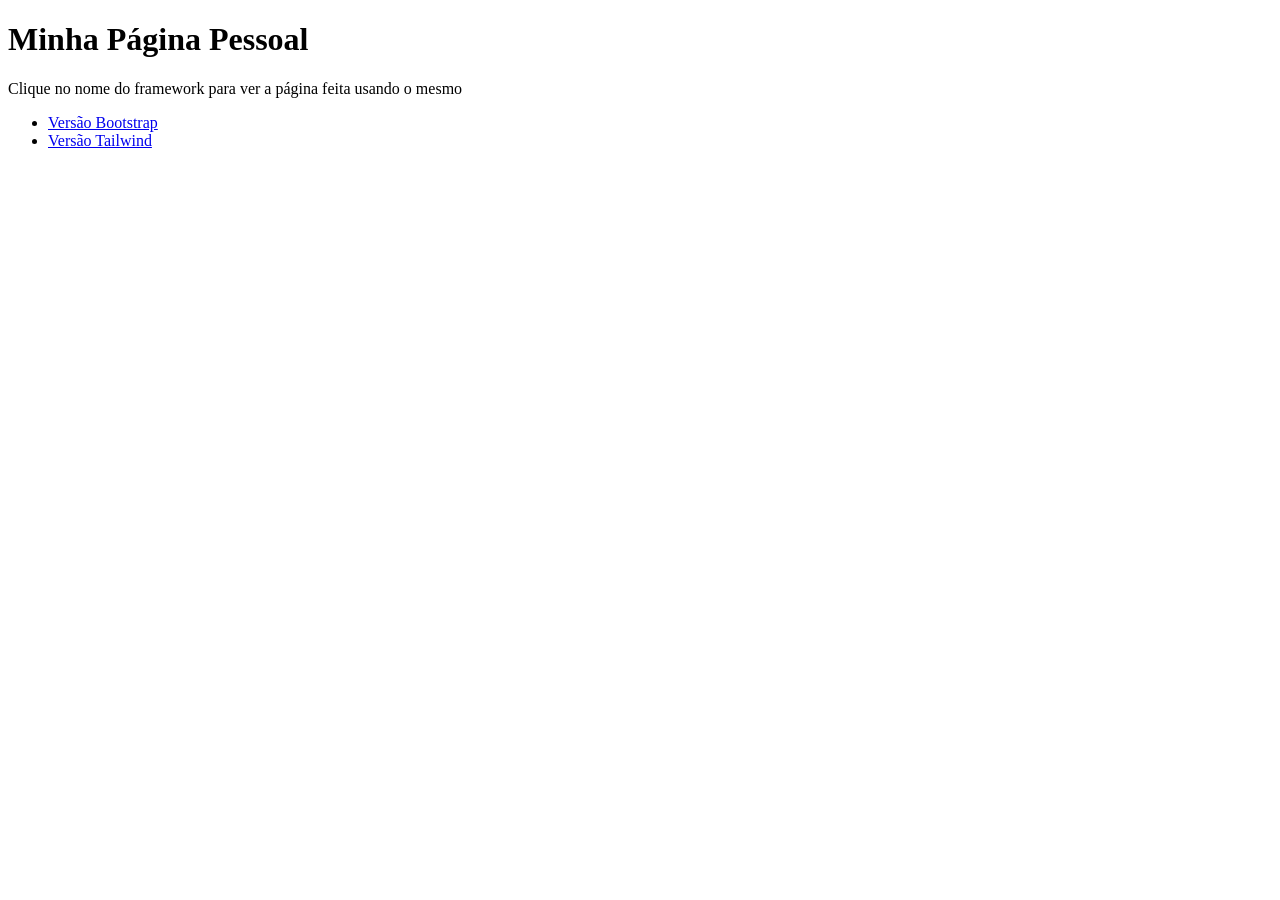
<file: index.html>
<!DOCTYPE html>
<html>
<head>
  <title>Projetos</title>
</head>
<body>
  <h1>Minha Página Pessoal</h1>

  <p>Clique no nome do framework para ver a página feita usando o mesmo</p>

  <ul>
    <li><a href="/Páginas-pessoais/Pagina-pessoal-bootstrap/page/">Versão Bootstrap</a></li>
    <li><a href="/Páginas-pessoais/Pagina-pessoal-tailwhind/page/">Versão Tailwind</a></li>
  </ul>
</body>
</html>
</file>
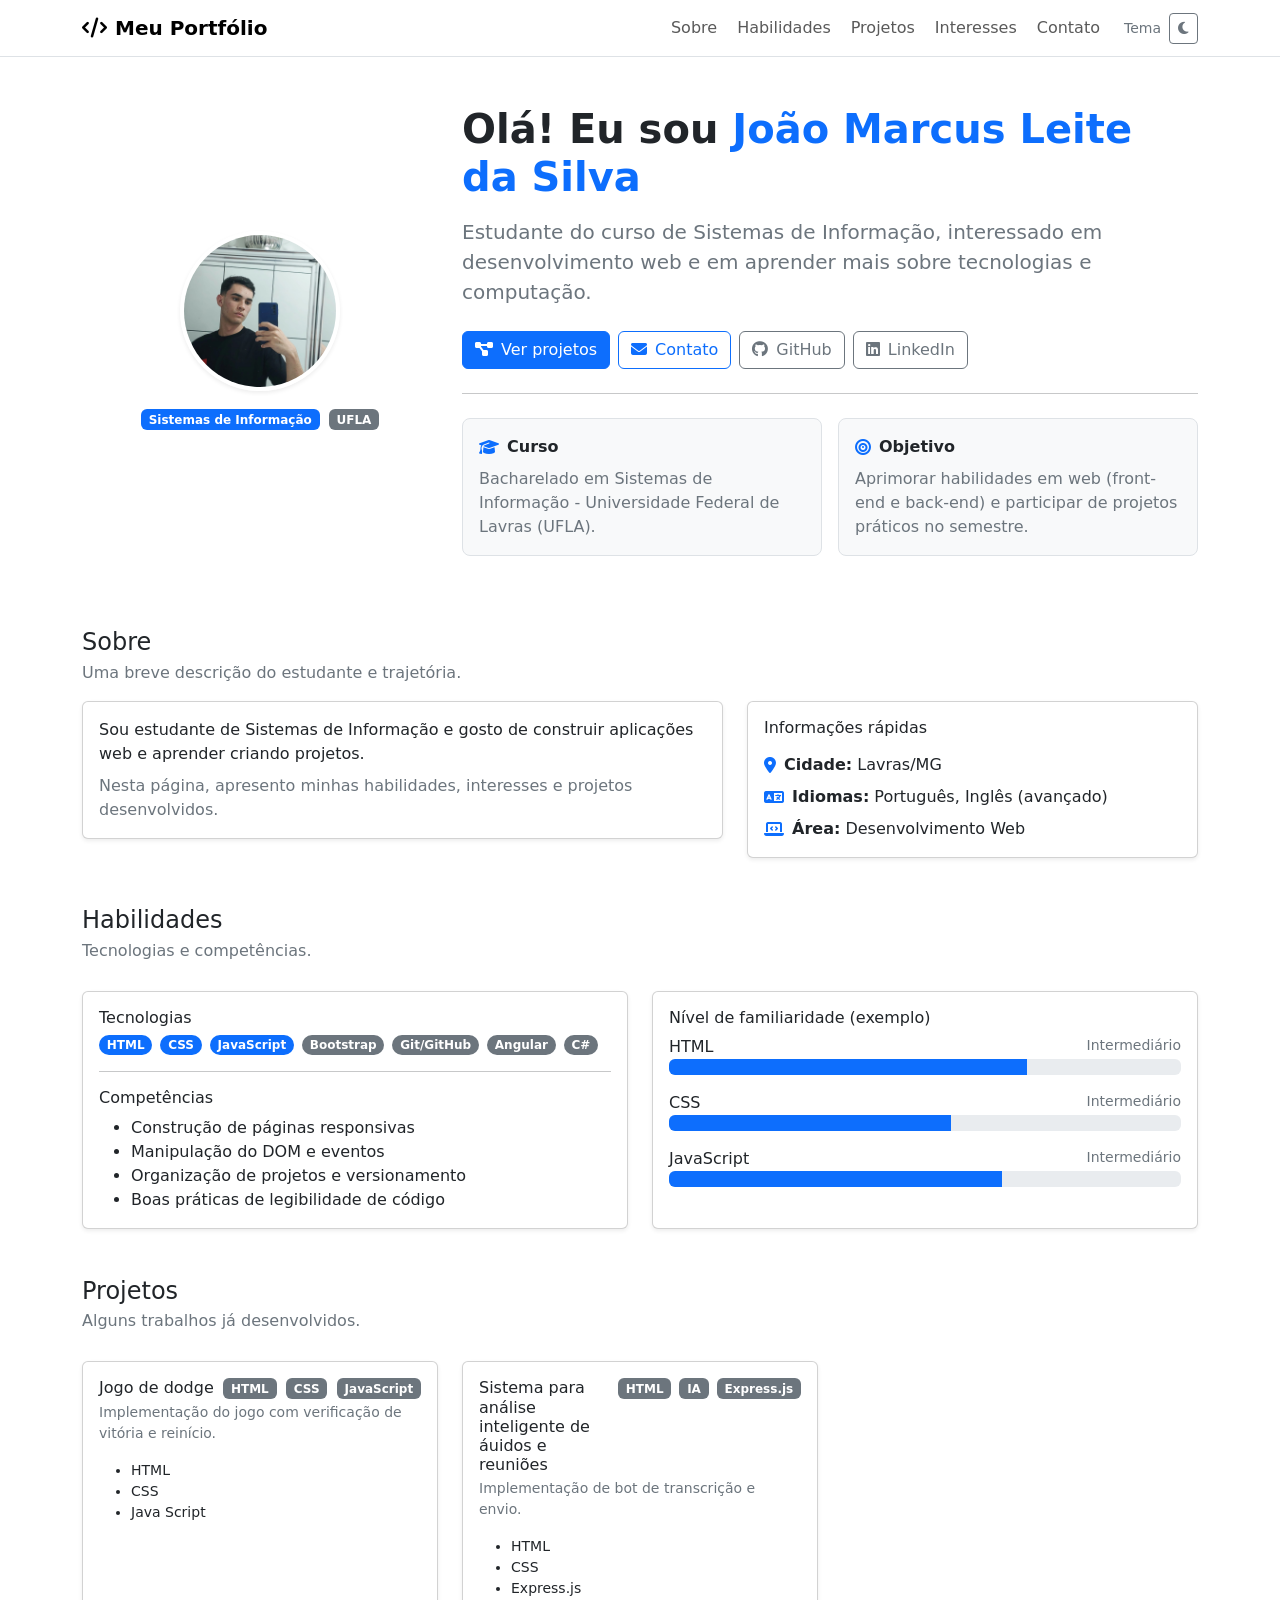
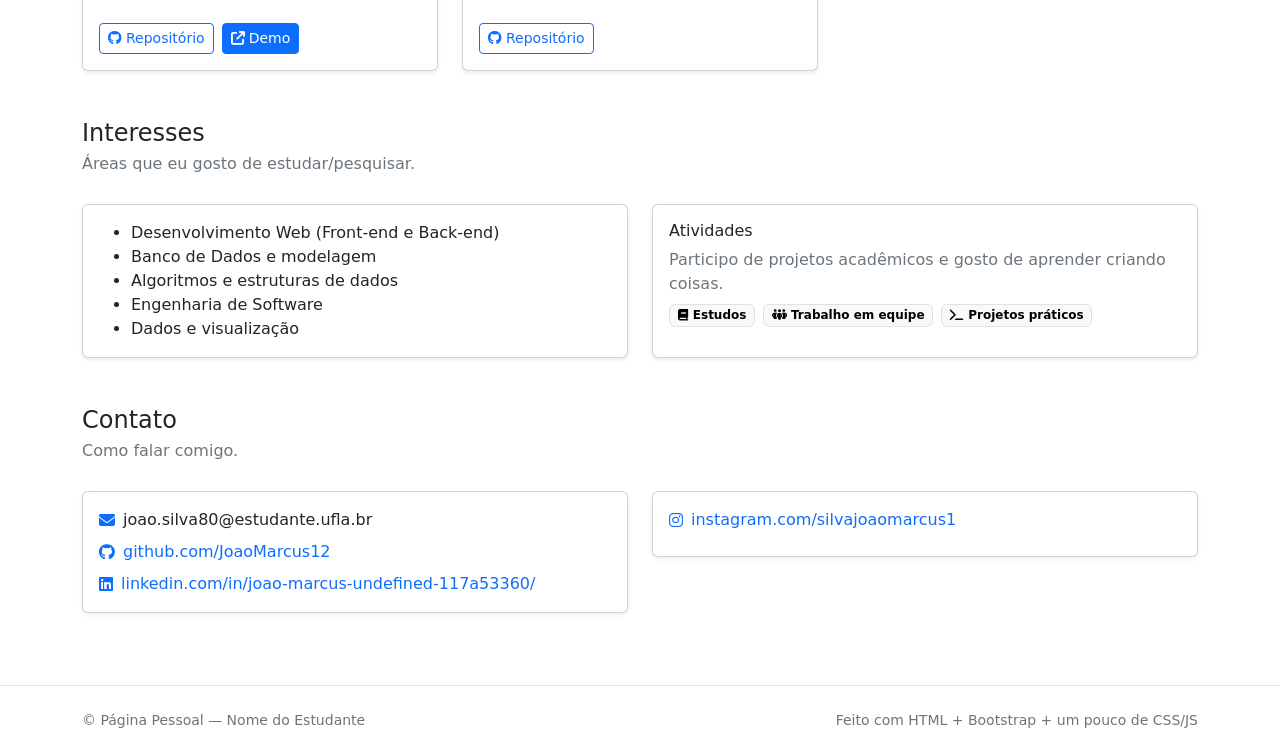
<file: Pagina-pessoal-bootstrap/page/index.html>
<!DOCTYPE html>
<html lang="pt-BR" data-bs-theme="light">
    <head>
        <meta charset="utf-8">
        <meta name="viewport" content="width=device-width, initial-scale=1.0">
        <title>Página Pessoal</title>

        <link href="https://cdn.jsdelivr.net/npm/bootstrap@5.3.3/dist/css/bootstrap.min.css" rel="stylesheet">

        <link rel="stylesheet" href="https://cdnjs.cloudflare.com/ajax/libs/font-awesome/6.5.0/css/all.min.css">

        <link rel="stylesheet" href="assets/css/styles.css">
    </head>
    <body class="bg-body">
        <nav class="navbar navbar-expand-lg border-bottom bg-body sticky-top">
            <div class="container">
                <a class="navbar-brand fw-semibold" href="#top">
                    <i class="fa-solid fa-code me-2"></i>Meu Portfólio
                </a>
                <button class="navbar-toggler" type="button" data-bs-toggle="collapse" data-bs-target="#navContent">
                    <span class="navbar-toggler-icon"></span>
                </button>
                <div class="collapse navbar-collapse" id="navContent">
                    <ul class="navbar-nav ms-auto gap-lg-1">
                        <li class="nav-item"><a class="nav-link" href="#sobre">Sobre</a></li>
                        <li class="nav-item"><a class="nav-link" href="#habilidades">Habilidades</a></li>
                        <li class="nav-item"><a class="nav-link" href="#projetos">Projetos</a></li>
                        <li class="nav-item"><a class="nav-link" href="#interesses">Interesses</a></li>
                        <li class="nav-item"><a class="nav-link" href="#contato">Contato</a></li>
                    </ul>
                    <div class="ms-lg-3 d-flex align-items-center gap-2 py-2 py-lg-0">
                        <span class="small text-secondary d-none d-lg-inline">Tema</span>
                        <button id="themeToggle" class="btn btn-outline-secondary btn-sm" type="button">
                            <i class="fa-solid fa-moon"></i>
                        </button>
                    </div>
                </div>
            </div>
        </nav>

        <header id="top" class="py-5">
            <div class="container">
                <div class="row align-items-center g-4">
                    <div class="col-12 col-lg-4 text-center">
                        <img class="profile-img shadow-sm" src="assets/img/Imagem do WhatsApp de 2025-10-23 à(s) 11.00.49_3b74a4d0.jpg" alt="Foto de perfil">
                        <div class="mt-3">
                            <span class="badge text-bg-primary me-1">Sistemas de Informação</span>
                            <span class="badge text-bg-secondary">UFLA</span>
                        </div>
                    </div>
                    <div class="col-12 col-lg-8">
                        <h1 class="display-6 fw-semibold mb-3">
                            Olá! Eu sou <span class="text-primary">João Marcus Leite da Silva</span>
                        </h1>
                        <p class="lead text-secondary mb-4">
                            Estudante do curso de Sistemas de Informação, interessado em desenvolvimento web e em aprender mais sobre tecnologias e computação.
                        </p>
                        <div class="d-flex flex-wrap gap-2">
                            <a class="btn btn-primary" href="#projetos">
                                <i class="fa-solid fa-diagram-project me-2"></i>Ver projetos
                            </a>
                            <a class="btn btn-outline-primary" href="#contato">
                                <i class="fa-solid fa-envelope me-2"></i>Contato
                            </a>
                            <a class="btn btn-outline-secondary" href="https://github.com/JoaoMarcus12" target="_blank">
                                <i class="fa-brands fa-github me-2"></i>GitHub
                            </a>
                            <a class="btn btn-outline-secondary" href="https://www.linkedin.com/in/joao-marcus-undefined-117a53360/" target="_blank">
                                <i class="fa-brands fa-linkedin me-2"></i>LinkedIn
                            </a>
                        </div>
                        <hr class="my-4">
                        <div class="row g-3">
                            <div class="col-12 col-md-6">
                                <div class="p-3 rounded-3 border bg-body-tertiary">
                                    <div class="d-flex align-items-center gap-2 mb-2">
                                        <i class="fa-solid fa-graduation-cap text-primary"></i>
                                        <strong>Curso</strong>
                                    </div>
                                    <p class="mb-0 text-secondary">
                                        Bacharelado em Sistemas de Informação - Universidade Federal de Lavras (UFLA).
                                    </p>
                                </div>
                            </div>
                            <div class="col-12 col-md-6">
                                <div class="p-3 rounded-3 border bg-body-tertiary">
                                    <div class="d-flex align-items-center gap-2 mb-2">
                                        <i class="fa-solid fa-bullseye text-primary"></i>
                                        <strong>Objetivo</strong>
                                    </div>
                                    <p class="mb-0 text-secondary">
                                        Aprimorar habilidades em web (front-end e back-end) e participar de projetos práticos no semestre.
                                    </p>
                                </div>
                            </div>
                        </div>
                    </div>
                </div>
            </div>
        </header>

        <main class="pb-5">
            <section id="sobre" class="py-4">
                <div class="container">
                    <div class="mb-3">
                        <h2 class="h4 mb-1">Sobre</h2>
                        <p class="text-secondary mb-0">Uma breve descrição do estudante e trajetória.</p>
                    </div>
                    <div class="row g-4">
                        <div class="col-12 col-lg-7">
                            <div class="card shadow-sm">
                                <div class="card-body">
                                    <p class="mb-2">
                                        Sou estudante de Sistemas de Informação e gosto de construir aplicações web e aprender criando projetos.
                                    </p>
                                    <p class="mb-0 text-secondary">
                                        Nesta página, apresento minhas habilidades, interesses e projetos desenvolvidos.
                                    </p>
                                </div>
                            </div>
                        </div>
                        <div class="col-12 col-lg-5">
                            <div class="card shadow-sm">
                                <div class="card-body">
                                    <h3 class="h6 mb-3">Informações rápidas</h3>
                                    <ul class="list-unstyled mb-0">
                                        <li class="d-flex gap-2 mb-2">
                                            <i class="fa-solid fa-location-dot text-primary mt-1"></i>
                                            <div><strong>Cidade:</strong> Lavras/MG</div>
                                        </li>
                                        <li class="d-flex gap-2 align-items-start mb-2">
                                            <i class="fa-solid fa-language mt-1 text-primary"></i>
                                            <div><strong>Idiomas:</strong> Português, Inglês (avançado)</div>
                                        </li>
                                        <li class="d-flex gap-2">
                                            <i class="fa-solid fa-laptop-code text-primary mt-1"></i>
                                            <div><strong>Área:</strong> Desenvolvimento Web</div>
                                        </li>
                                    </ul>
                                </div>
                            </div>
                        </div>
                    </div>
                </div>
            </section>
            <section id="habilidades" class="py-4">
                <div class="container">
                    <div class="section-title">
                        <h2 class="h4 mb-1">Habilidades</h2>
                        <p class="text-secondary mb-0">Tecnologias e competências.</p>
                    </div>
                    <div class="row g-4 mt-1">
                        <div class="col-12 col-lg-6">
                            <div class="card shadow-sm h-100">
                                <div class="card-body">
                                    <h3 class="h6">Tecnologias</h3>
                                    <div class="d-flex flex-wrap gap-2">
                                        <span class="badge rounded-pill text-bg-primary">HTML</span>
                                        <span class="badge rounded-pill text-bg-primary">CSS</span>
                                        <span class="badge rounded-pill text-bg-primary">JavaScript</span>
                                        <span class="badge rounded-pill text-bg-secondary">Bootstrap</span>
                                        <span class="badge rounded-pill text-bg-secondary">Git/GitHub</span>
                                        <span class="badge rounded-pill text-bg-secondary">Angular</span>
                                        <span class="badge rounded-pill text-bg-secondary">C#</span>
                                    </div>
                                    <hr>
                                    <h3 class="h6">Competências</h3>
                                    <ul class="mb-0">
                                        <li>Construção de páginas responsivas</li>
                                        <li>Manipulação do DOM e eventos</li>
                                        <li>Organização de projetos e versionamento</li>
                                        <li>Boas práticas de legibilidade de código</li>
                                    </ul>
                                </div>
                            </div>
                        </div>
                        <div class="col-12 col-lg-6">
                            <div class="card shadow-sm h-100">
                                <div class="card-body">
                                    <h3 class="h6">Nível de familiaridade (exemplo)</h3>
                                    <div class="mb-3">
                                        <div class="d-flex justify-content-between">
                                            <span>HTML</span><span class="text-secondary small">Intermediário</span>
                                        </div>
                                        <div class="progress" role="progressbar" aria-label="HTML" aria-valuenow="70" aria-valuemin="0" aria-valuemax="100">
                                            <div class="progress-bar" style="width: 70%"></div>
                                        </div>
                                    </div>
                                    <div class="mb-3">
                                        <div class="d-flex justify-content-between">
                                            <span>CSS</span><span class="text-secondary small">Intermediário</span>
                                        </div>
                                        <div class="progress" role="progressbar" aria-label="CSS" aria-valuenow="55" aria-valuemin="0" aria-valuemax="100">
                                            <div class="progress-bar" style="width: 55%"></div>
                                        </div>
                                    </div>
                                    <div class="mb-0">
                                        <div class="d-flex justify-content-between">
                                            <span>JavaScript</span><span class="text-secondary small">Intermediário</span>
                                        </div>
                                        <div class="progress" role="progressbar" aria-label="JavaScript" aria-valuenow="65" aria-valuemin="0" aria-valuemax="100">
                                            <div class="progress-bar" style="width: 65%"></div>
                                        </div>
                                    </div>
                                </div>
                            </div>
                        </div>
                    </div>
                </div>
            </section>
            <section id="projetos" class="py-4">
                <div class="container">
                    <div class="section-title">
                        <h2 class="h4 mb-1">Projetos</h2>
                        <p class="text-secondary mb-0">Alguns trabalhos já desenvolvidos.</p>
                    </div>
                    <div class="row g-4 mt-1">
                        <div class="col-12 col-md-6 col-lg-4">
                            <div class="card shadow-sm h-100">
                                <div class="card-body d-flex flex-column">
                                    <div class="d-flex align-items-start justify-content-between gap-2">
                                        <h3 class="h6 mb-1">Jogo de dodge</h3>
                                        <span class="badge text-bg-secondary">HTML</span>
                                        <span class="badge text-bg-secondary">CSS</span>
                                        <span class="badge text-bg-secondary">JavaScript</span>
                                    </div>
                                    <p class="text-secondary small">
                                        Implementação do jogo com verificação de vitória e reinício.
                                    </p>
                                    <ul class="small mb-4">
                                        <li>HTML</li>
                                        <li>CSS</li>
                                        <li>Java Script</li>
                                    </ul>
                                    <div class="mt-auto d-flex gap-2">
                                        <a class="btn btn-sm btn-outline-primary" href="https://github.com/JoaoMarcus12/GAC-116-Dodge-Game" target="_blank" rel="noreferrer">
                                            <i class="fa-brands fa-github me-1"></i>Repositório
                                        </a>
                                        <a class="btn btn-sm btn-primary" href="https://joaomarcus12.github.io/GAC-116-Dodge-Game/" target="_blank" rel="noreferrer">
                                            <i class="fa-solid fa-arrow-up-right-from-square me-1"></i>Demo
                                        </a>
                                    </div>
                                </div>
                            </div>
                        </div>
                        <div class="col-12 col-md-6 col-lg-4">
                            <div class="card shadow-sm h-100">
                                <div class="card-body d-flex flex-column">
                                    <div class="d-flex align-items-start justify-content-between gap-2">
                                        <h3 class="h6 mb-1">Sistema para análise inteligente de áuidos e reuniões</h3>
                                        <span class="badge text-bg-secondary">HTML</span>
                                        <span class="badge text-bg-secondary">IA</span>
                                        <span class="badge text-bg-secondary">Express.js</span>
                                    </div>
                                    <p class="text-secondary small">
                                        Implementação de bot de transcrição e envio.
                                    </p>
                                    <ul class="small mb-4">
                                        <li>HTML</li>
                                        <li>CSS</li>
                                        <li>Express.js</li>
                                    </ul>
                                    <div class="mt-auto d-flex gap-2">
                                        <a class="btn btn-sm btn-outline-primary" href="https://github.com/SamuVanoni/NiadAgent" target="_blank" rel="noreferrer">
                                            <i class="fa-brands fa-github me-1"></i>Repositório
                                        </a>
                                    </div>
                                </div>
                            </div>
                        </div>
                    </div>
                </div>
            </section>
            <section id="interesses" class="py-4">
                <div class="container">
                    <div class="section-title">
                        <h2 class="h4 mb-1">Interesses</h2>
                        <p class="text-secondary mb-0">Áreas que eu gosto de estudar/pesquisar.</p>
                    </div>
                    <div class="row g-4 mt-1">
                        <div class="col-12 col-lg-6">
                            <div class="card shadow-sm h-100">
                                <div class="card-body">
                                    <ul class="mb-0">
                                    <li>Desenvolvimento Web (Front-end e Back-end)</li>
                                    <li>Banco de Dados e modelagem</li>
                                    <li>Algoritmos e estruturas de dados</li>
                                    <li>Engenharia de Software</li>
                                    <li>Dados e visualização</li>
                                    </ul>
                                </div>
                            </div>
                        </div>
                        <div class="col-12 col-lg-6">
                            <div class="card shadow-sm h-100">
                                <div class="card-body">
                                    <h3 class="h6">Atividades</h3>
                                    <p class="text-secondary mb-2">
                                        Participo de projetos acadêmicos e gosto de aprender criando coisas.
                                    </p>
                                    <div class="d-flex flex-wrap gap-2">
                                        <span class="badge text-bg-light border"><i class="fa-solid fa-book me-1"></i>Estudos</span>
                                        <span class="badge text-bg-light border"><i class="fa-solid fa-people-group me-1"></i>Trabalho em equipe</span>
                                        <span class="badge text-bg-light border"><i class="fa-solid fa-terminal me-1"></i>Projetos práticos</span>
                                    </div>
                                </div>
                            </div>
                        </div>
                    </div>
                </div>
            </section>
            <section id="contato" class="py-4">
                <div class="container">
                    <div class="section-title">
                        <h2 class="h4 mb-1">Contato</h2>
                        <p class="text-secondary mb-0">Como falar comigo.</p>
                    </div>
                    <div class="row g-4 mt-1">
                        <div class="col-12 col-lg-6">
                            <div class="card shadow-sm">
                                <div class="card-body">
                                    <ul class="list-unstyled mb-0">
                                        <li class="d-flex gap-2 align-items-center mb-2">
                                            <i class="fa-solid fa-envelope text-primary"></i>
                                            <span>joao.silva80@estudante.ufla.br</span>
                                        </li>
                                        <li class="d-flex gap-2 align-items-center mb-2">
                                            <i class="fa-brands fa-github text-primary"></i>
                                            <a class="link-underline link-underline-opacity-0" href="https://github.com/JoaoMarcus12" target="_blank" rel="noreferrer">
                                                github.com/JoaoMarcus12
                                            </a>
                                        </li>
                                        <li class="d-flex gap-2 align-items-center">
                                            <i class="fa-brands fa-linkedin text-primary"></i>
                                            <a class="link-underline link-underline-opacity-0" href="https://www.linkedin.com/in/joao-marcus-undefined-117a53360/" target="_blank" rel="noreferrer">
                                                linkedin.com/in/joao-marcus-undefined-117a53360/
                                            </a>
                                        </li>
                                    </ul>
                                </div>
                            </div>
                        </div>
                        <div class="col-12 col-lg-6">
                            <div class="card shadow-sm">
                                <div class="card-body">
                                    <ul class="list-unstyled mb-0">
                                        <li class="d-flex gap-2 align-items-center mb-2">
                                            <i class="fa-brands fa-instagram text-primary"></i>
                                            <a class="link-underline link-underline-opacity-0" href="https://www.instagram.com/silvajoaomarcus1/" target="_blank" rel="noreferrer">
                                                instagram.com/silvajoaomarcus1
                                            </a>
                                        </li>
                                    </ul>
                                </div>
                            </div>
                        </div>
                    </div>
                </div>
            </section>
        </main>

        <footer class="border-top py-4">
            <div class="container d-flex flex-column flex-md-row justify-content-between gap-2">
                <small class="text-secondary">© <span id="year"></span> Página Pessoal — Nome do Estudante</small>
                <small class="text-secondary">Feito com HTML + Bootstrap + um pouco de CSS/JS</small>
            </div>
        </footer>

        <script src="https://cdn.jsdelivr.net/npm/bootstrap@5.3.3/dist/js/bootstrap.bundle.min.js"></script>

        <script src="assets/js/script.js"></script>
    </body>
</html>
</file>
<file: Pagina-pessoal-bootstrap/page/assets/css/styles.css>
.profile-img {
    width: 160px;
    height: 160px;
    border-radius: 999px;
    border: 4px solid rgba(255, 255, 255, 0.7);
}

section {
    scroll-margin-top: 90px;
}
</file>
